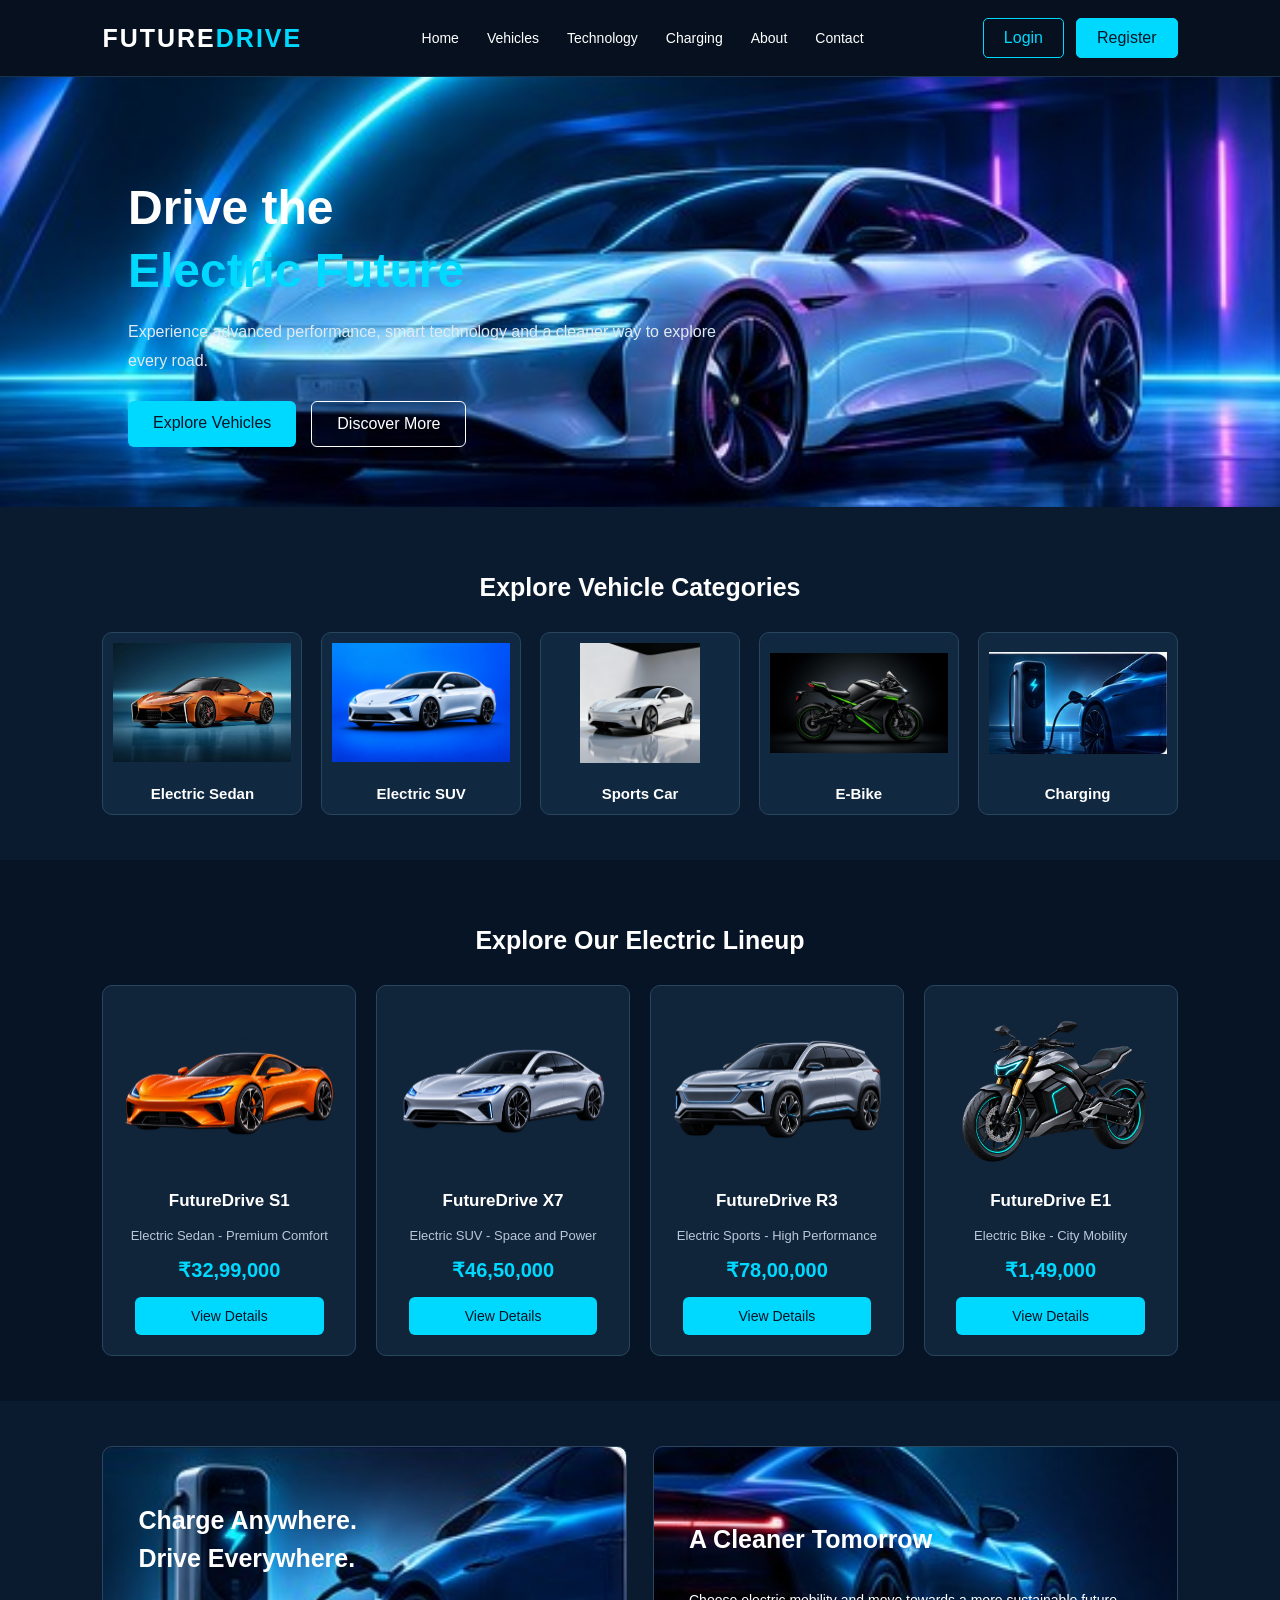
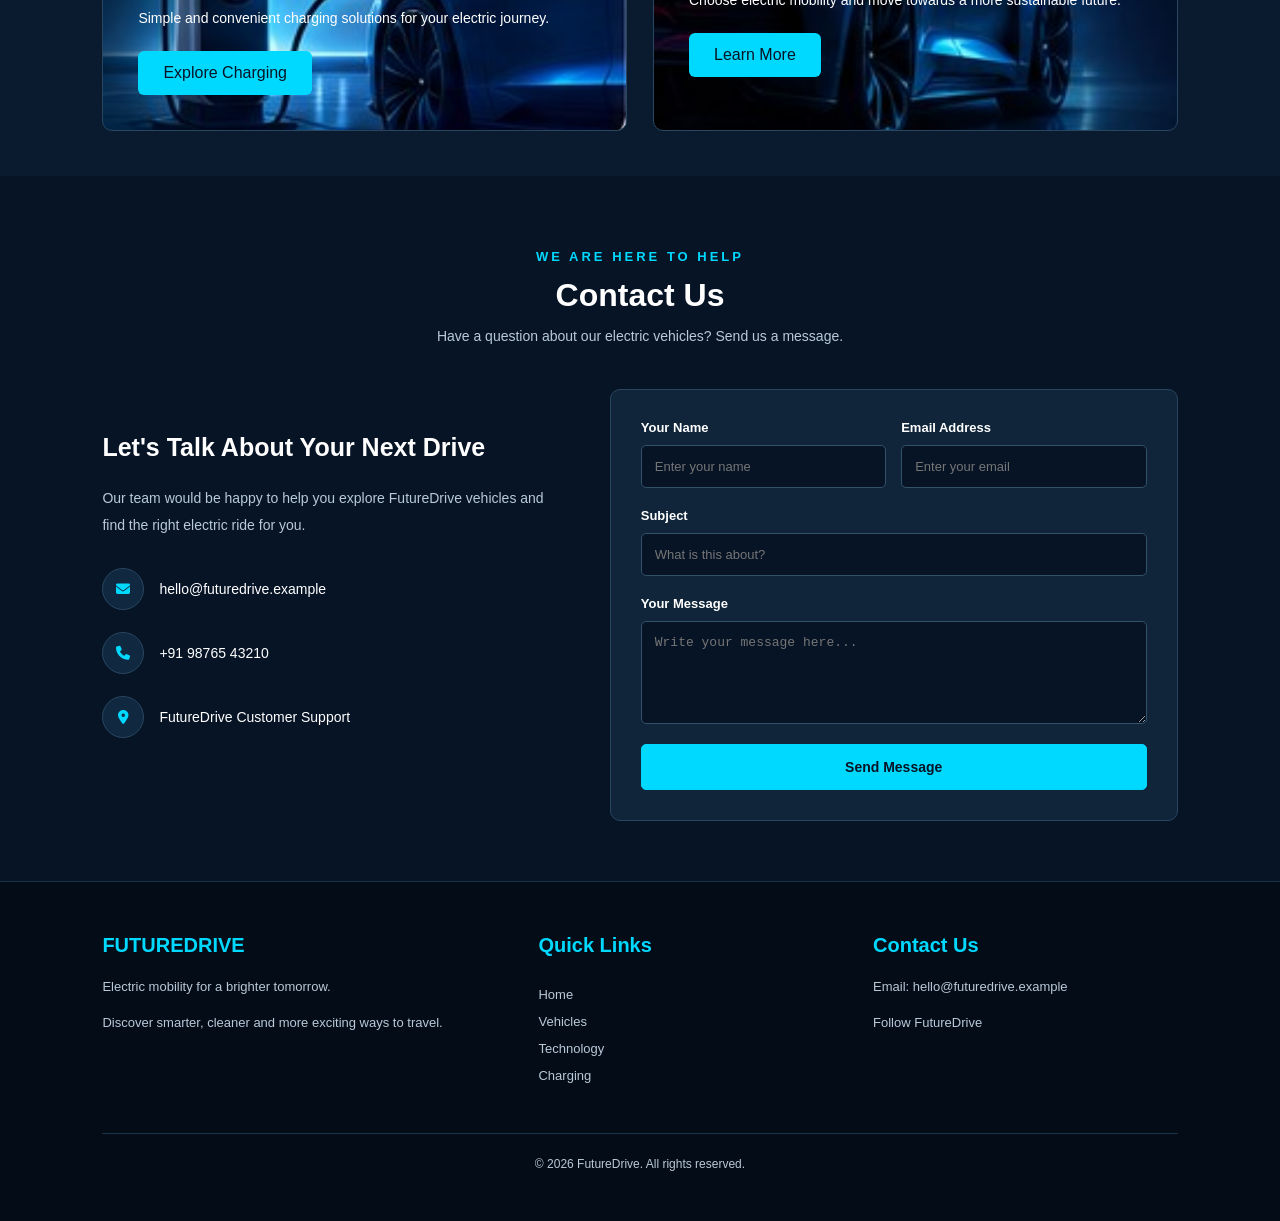
<file: index.html>
<!DOCTYPE html>
<html lang="en">
<head>
    <meta charset="UTF-8">
    <meta name="viewport" content="width=device-width, initial-scale=1.0">
    <title>FutureDrive - Electric Vehicles</title>
    <link rel="stylesheet" href="style.css">
    <link rel="stylesheet" href="https://cdnjs.cloudflare.com/ajax/libs/font-awesome/6.5.1/css/all.min.css">
</head>
<body>
<nav class="navbar">
    <a href="index.html" class="logo">FUTURE<span>DRIVE</span></a>

    <input type="checkbox" id="menu-toggle">
<label for="menu-toggle" class="menu-icon">
    <i class="fa-solid fa-bars"></i>
</label>

    <ul class="nav-links">
        <li><a href="index.html" class="anchor-link">Home</a></li>
        <li><a href="index.html#vehicles" class="anchor-link">Vehicles</a></li>
        <li><a href="index.html#technology" class="anchor-link">Technology</a></li>
        <li><a href="index.html#charging" class="anchor-link">Charging</a></li>
        <li><a href="index.html#about" class="anchor-link">About</a></li>
        <li><a href="#contact" class="anchor-link">Contact</a></li>
    </ul>

    <div class="nav-buttons">
        <a href="login.html" class="login-btn">Login</a>
        <a href="register.html" class="register-btn">Register</a>
    </div>
</nav>
<section class="hero">
    <div class="hero-content">
        <h1>Drive the<br><span>Electric Future</span></h1>
        <p>Experience advanced performance, smart technology and a cleaner way to explore every road.</p>
        <div class="hero-buttons">
            <a href="#vehicles" class="shop-btn">Explore Vehicles</a>
            <a href="#about" class="explore-btn">Discover More</a>
        </div>
    </div>
</section>

<section class="collections">
    <h2>Explore Vehicle Categories</h2>
    <div class="collection-container">
        <div class="collection-card"><img src="images/sport4.png" alt="Sedan"><h3>Electric Sedan</h3></div>
        <div class="collection-card"><img src="images/sport2.png" alt="SUV"><h3>Electric SUV</h3></div>
        <div class="collection-card"><img src="images/sport3.png" alt="Sports car"><h3>Sports Car</h3></div>
        <div class="collection-card"><img src="images/bikes.png" alt="Electric bike"><h3>E-Bike</h3></div>
        <div class="collection-card"><img src="images/charging.jpg" alt="Charging"><h3>Charging</h3></div>
    </div>
</section>

<section class="products" id="vehicles">
    <h2>Explore Our Electric Lineup</h2>
    <div class="product-container">
        <div class="product-card">
            <img src="images/car1.png" alt="FutureDrive S1">
            <h3>FutureDrive S1</h3>
            <p>Electric Sedan - Premium Comfort</p>
            <div class="product-price">₹32,99,000</div>
            <a href="car1.html" class="view-details">View Details</a>
        </div>
        <div class="product-card">
            <img src="images/car2.png" alt="FutureDrive X7">
            <h3>FutureDrive X7</h3>
            <p>Electric SUV - Space and Power</p>
            <div class="product-price">₹46,50,000</div>
            <a href="car2.html" class="view-details">View Details</a>
        </div>
        <div class="product-card">
            <img src="images/car3.png" alt="FutureDrive R3">
            <h3>FutureDrive R3</h3>
            <p>Electric Sports - High Performance</p>
            <div class="product-price">₹78,00,000</div>
            <a href="car3.html" class="view-details">View Details</a>
        </div>
        <div class="product-card">
            <img src="images/bikecard.png" alt="FutureDrive E1">
            <h3>FutureDrive E1</h3>
            <p>Electric Bike - City Mobility</p>
            <div class="product-price">₹1,49,000</div>
            <a href="car4.html" class="view-details">View Details</a>
        </div>
    </div>
</section>

<section class="promo-section" id="charging">
    <div class="promo-card charging-banner">
        <h2>Charge Anywhere.<br>Drive Everywhere.</h2>
        <p>Simple and convenient charging solutions for your electric journey.</p>
        <a href="#technology" class="shop-btn">Explore Charging</a>
    </div>
    <div class="promo-card green-banner">
        <h2>A Cleaner Tomorrow</h2>
        <p>Choose electric mobility and move towards a more sustainable future.</p>
        <a href="#about" class="shop-btn">Learn More</a>
    </div>
</section>

<section class="contact-section" id="contact-us">
    <div class="contact-heading">
        <p class="contact-tag">WE ARE HERE TO HELP</p>
        <h2>Contact Us</h2>
        <p>Have a question about our electric vehicles? Send us a message.</p>
    </div>

    <div class="contact-container">
        <div class="contact-info">
            <h3>Let's Talk About Your Next Drive</h3>
            <p>Our team would be happy to help you explore FutureDrive vehicles and find the right electric ride for you.</p>
            <div class="contact-info-item">
                <i class="fa-solid fa-envelope"></i>
                <span>hello@futuredrive.example</span>
            </div>
            <div class="contact-info-item">
                <i class="fa-solid fa-phone"></i>
                <span>+91 98765 43210</span>
            </div>
            <div class="contact-info-item">
                <i class="fa-solid fa-location-dot"></i>
                <span>FutureDrive Customer Support</span>
            </div>
        </div>

        <div class="contact-form-box">
            <form class="contact-form" action="#" method="get">
                <div class="contact-input-row">
                    <div>
                        <label for="contact-name">Your Name</label>
                        <input type="text" id="contact-name" name="name" placeholder="Enter your name" required>
                    </div>
                    <div>
                        <label for="contact-email">Email Address</label>
                        <input type="email" id="contact-email" name="email" placeholder="Enter your email" required>
                    </div>
                </div>
                <label for="contact-subject">Subject</label>
                <input type="text" id="contact-subject" name="subject" placeholder="What is this about?">
                <label for="contact-message">Your Message</label>
                <textarea id="contact-message" name="message" rows="5" placeholder="Write your message here..." required></textarea>
                <button type="submit">Send Message</button>
            </form>
        </div>
    </div>
</section>



<footer id="contact">
    <div class="footer-container">
        <div class="footer-contact">
            <h2>FUTUREDRIVE</h2>
            <p>Electric mobility for a brighter tomorrow.</p>
            <p>Discover smarter, cleaner and more exciting ways to travel.</p>
        </div>

        <div class="footer-links">
            <h2>Quick Links</h2>
            <a href="index.html">Home</a>
            <a href="index.html#vehicles">Vehicles</a>
            <a href="index.html#technology">Technology</a>
            <a href="index.html#charging">Charging</a>
        </div>

        <div class="footer-media">
            <h2>Contact Us</h2>
            <p>Email: hello@futuredrive.example</p>
            <p>Follow FutureDrive</p>
            
        </div>
    </div>
    <p class="footer-copy">© 2026 FutureDrive. All rights reserved.</p>
</footer>
</body>
</html>
</file>
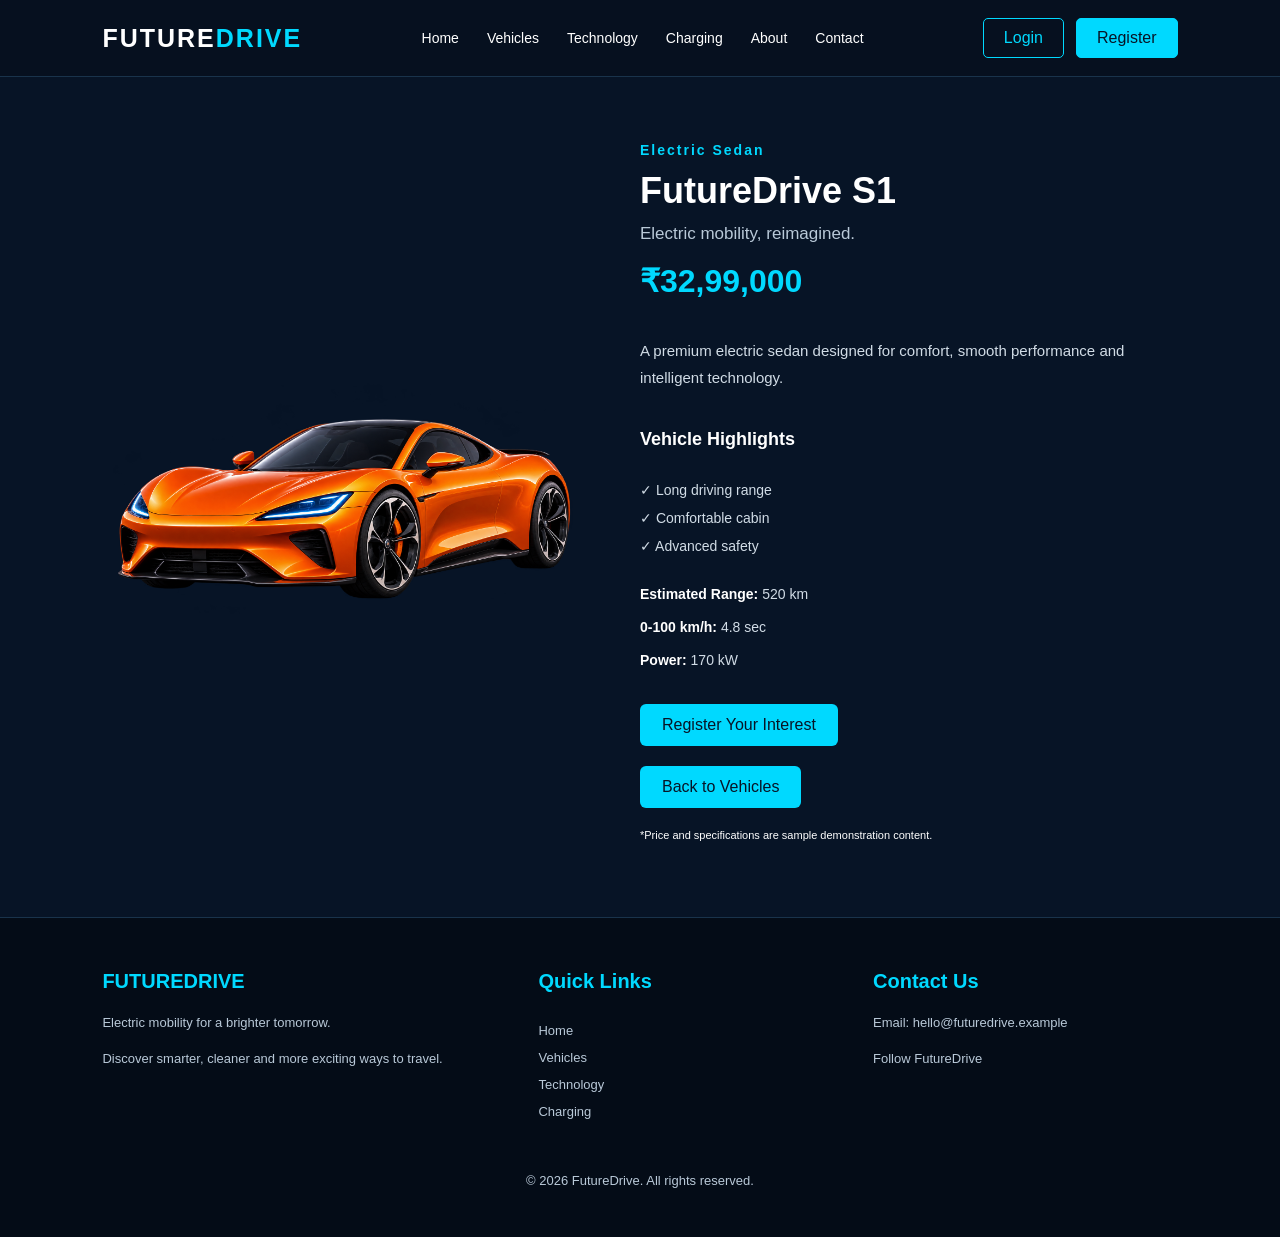
<file: car1.html>
<!DOCTYPE html>
<html lang="en">
<head>
    <meta charset="UTF-8">
    <meta name="viewport" content="width=device-width, initial-scale=1.0">
    <title>FutureDrive S1 - FutureDrive</title>
    <link rel="stylesheet" href="style.css">
    <link rel="stylesheet" href="https://cdnjs.cloudflare.com/ajax/libs/font-awesome/6.5.1/css/all.min.css">
</head>
<body>
<nav class="navbar">
    <a href="index.html" class="logo">FUTURE<span>DRIVE</span></a>

    <input type="checkbox" id="menu-toggle">
    <label for="menu-toggle" class="menu-icon">
        <i class="fa-solid fa-bars">☰</i>
    </label>

    <ul class="nav-links">
        <li><a href="index.html" class="anchor-link">Home</a></li>
        <li><a href="index.html#vehicles" class="anchor-link">Vehicles</a></li>
        <li><a href="index.html#technology" class="anchor-link">Technology</a></li>
        <li><a href="index.html#charging" class="anchor-link">Charging</a></li>
        <li><a href="index.html#about" class="anchor-link">About</a></li>
        <li><a href="index.html#contact" class="anchor-link">Contact</a></li>
    </ul>

    <div class="nav-buttons">
        <a href="login.html" class="login-btn">Login</a>
        <a href="register.html" class="register-btn">Register</a>
    </div>
</nav>
<section class="shoe-detail-page">
    <div class="shoe-detail-container">
        <div class="shoe-detail-image">
            <img src="images/car1.png" alt="FutureDrive S1">
        </div>
        <div class="shoe-detail-info">
            <div class="category">Electric Sedan</div>
            <h1>FutureDrive S1</h1>
            <p class="shoe-tagline">Electric mobility, reimagined.</p>
            <div class="shoe-price">
                <span class="offer-price">₹32,99,000</span>
            </div>
            <p class="shoe-description">A premium electric sedan designed for comfort, smooth performance and intelligent technology.</p>
            <h3>Vehicle Highlights</h3>
            <p class="shoe-features">✓ Long driving range<br>✓ Comfortable cabin<br>✓ Advanced safety</p>
            <div class="shoe-features">
                <p><strong>Estimated Range:</strong> 520 km</p>
                <p><strong>0-100 km/h:</strong> 4.8 sec</p>
                <p><strong>Power:</strong> 170 kW</p>
            </div>
            <a href="register.html" class="back-shopping">Register Your Interest</a>
            <a href="index.html#vehicles" class="back-shopping">Back to Vehicles</a>
            <p style="font-size:11px;">*Price and specifications are sample demonstration content.</p>
        </div>
    </div>
</section>
<footer id="contact">
    <div class="footer-container">
        <div class="footer-contact">
            <h2>FUTUREDRIVE</h2>
            <p>Electric mobility for a brighter tomorrow.</p>
            <p>Discover smarter, cleaner and more exciting ways to travel.</p>
        </div>
        <div class="footer-links">
            <h2>Quick Links</h2>
            <a href="index.html">Home</a>
            <a href="index.html#vehicles">Vehicles</a>
            <a href="index.html#technology">Technology</a>
            <a href="index.html#charging">Charging</a>
        </div>
        <div class="footer-media">
            <h2>Contact Us</h2>
            <p>Email: hello@futuredrive.example</p>
            <p>Follow FutureDrive</p>
         
        </div>
    </div>
    <p style="text-align:center; margin-top:25px;">© 2026 FutureDrive. All rights reserved.</p>
</footer>
</body>
</html>
</file>
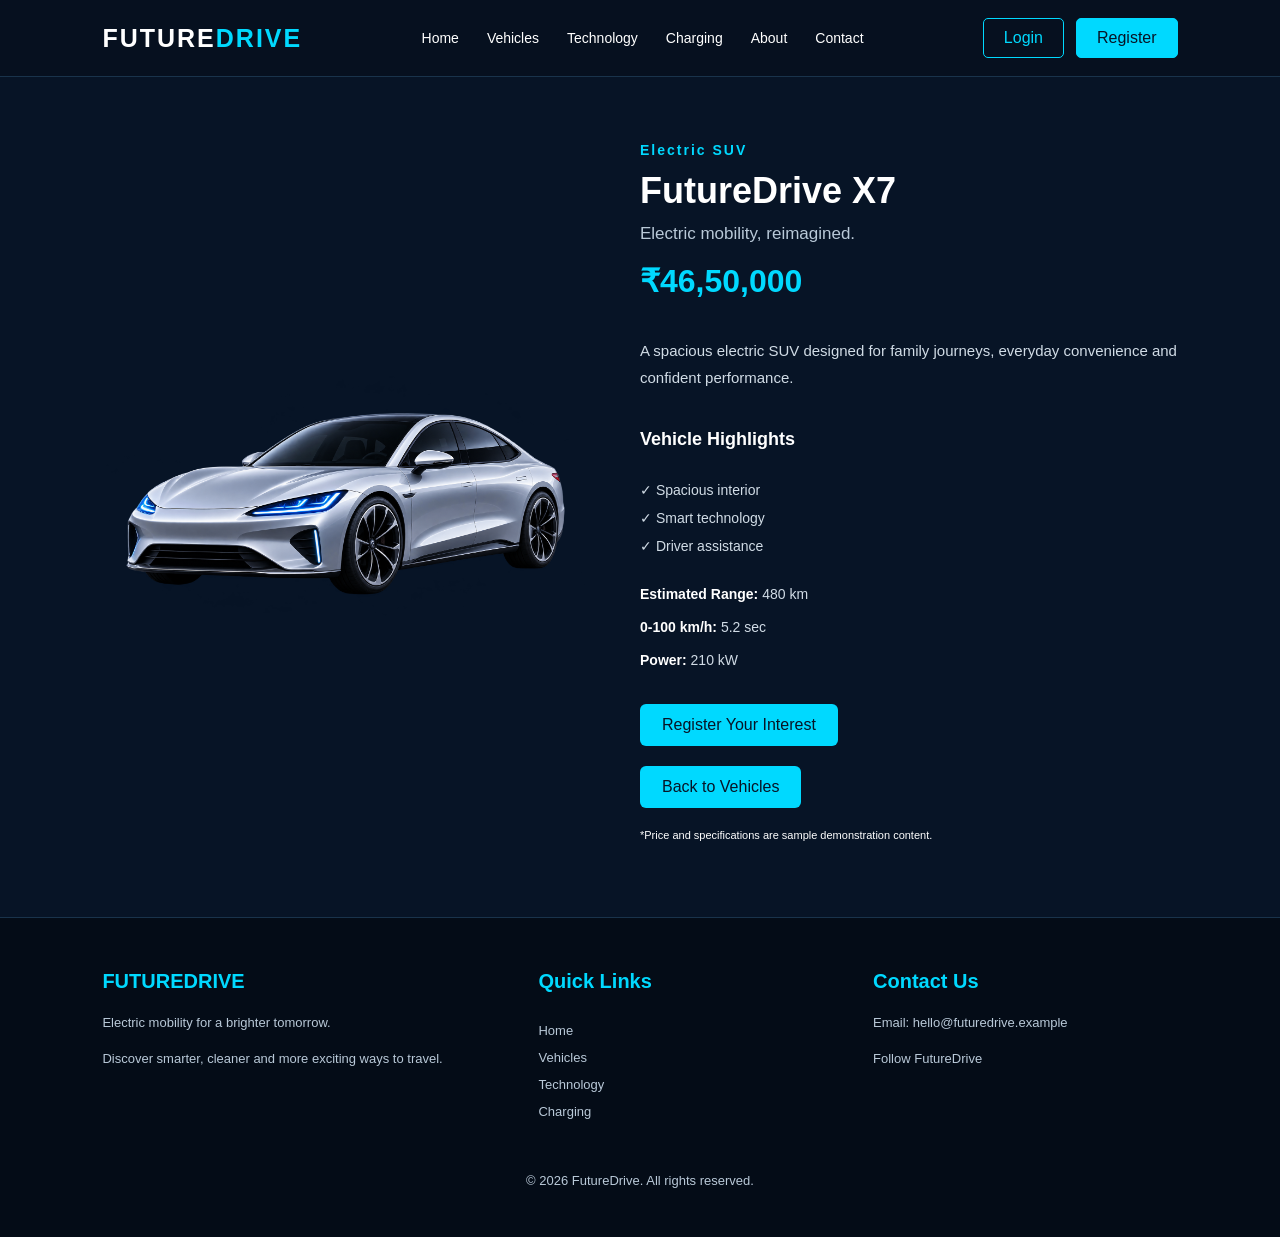
<file: car2.html>
<!DOCTYPE html>
<html lang="en">
<head>
    <meta charset="UTF-8">
    <meta name="viewport" content="width=device-width, initial-scale=1.0">
    <title>FutureDrive X7 - FutureDrive</title>
    <link rel="stylesheet" href="style.css">
    <link rel="stylesheet" href="https://cdnjs.cloudflare.com/ajax/libs/font-awesome/6.5.1/css/all.min.css">
</head>
<body>
<nav class="navbar">
    <a href="index.html" class="logo">FUTURE<span>DRIVE</span></a>

    <input type="checkbox" id="menu-toggle">
    <label for="menu-toggle" class="menu-icon">
        <i class="fa-solid fa-bars">☰</i>
    </label>

    <ul class="nav-links">
        <li><a href="index.html" class="anchor-link">Home</a></li>
        <li><a href="index.html#vehicles" class="anchor-link">Vehicles</a></li>
        <li><a href="index.html#technology" class="anchor-link">Technology</a></li>
        <li><a href="index.html#charging" class="anchor-link">Charging</a></li>
        <li><a href="index.html#about" class="anchor-link">About</a></li>
        <li><a href="index.html#contact" class="anchor-link">Contact</a></li>
    </ul>

    <div class="nav-buttons">
        <a href="login.html" class="login-btn">Login</a>
        <a href="register.html" class="register-btn">Register</a>
    </div>
</nav>
<section class="shoe-detail-page">
    <div class="shoe-detail-container">
        <div class="shoe-detail-image">
            <img src="images/car2.png" alt="FutureDrive X7">
        </div>
        <div class="shoe-detail-info">
            <div class="category">Electric SUV</div>
            <h1>FutureDrive X7</h1>
            <p class="shoe-tagline">Electric mobility, reimagined.</p>
            <div class="shoe-price">
                <span class="offer-price">₹46,50,000</span>
            </div>
            <p class="shoe-description">A spacious electric SUV designed for family journeys, everyday convenience and confident performance.</p>
            <h3>Vehicle Highlights</h3>
            <p class="shoe-features">✓ Spacious interior<br>✓ Smart technology<br>✓ Driver assistance</p>
            <div class="shoe-features">
                <p><strong>Estimated Range:</strong> 480 km</p>
                <p><strong>0-100 km/h:</strong> 5.2 sec</p>
                <p><strong>Power:</strong> 210 kW</p>
            </div>
            <a href="register.html" class="back-shopping">Register Your Interest</a>
            <a href="index.html#vehicles" class="back-shopping">Back to Vehicles</a>
            <p style="font-size:11px;">*Price and specifications are sample demonstration content.</p>
        </div>
    </div>
</section>
<footer id="contact">
    <div class="footer-container">
        <div class="footer-contact">
            <h2>FUTUREDRIVE</h2>
            <p>Electric mobility for a brighter tomorrow.</p>
            <p>Discover smarter, cleaner and more exciting ways to travel.</p>
        </div>
        <div class="footer-links">
            <h2>Quick Links</h2>
            <a href="index.html">Home</a>
            <a href="index.html#vehicles">Vehicles</a>
            <a href="index.html#technology">Technology</a>
            <a href="index.html#charging">Charging</a>
        </div>
        <div class="footer-media">
            <h2>Contact Us</h2>
            <p>Email: hello@futuredrive.example</p>
            <p>Follow FutureDrive</p>
          
        </div>
    </div>
    <p style="text-align:center; margin-top:25px;">© 2026 FutureDrive. All rights reserved.</p>
</footer>
</body>
</html>
</file>
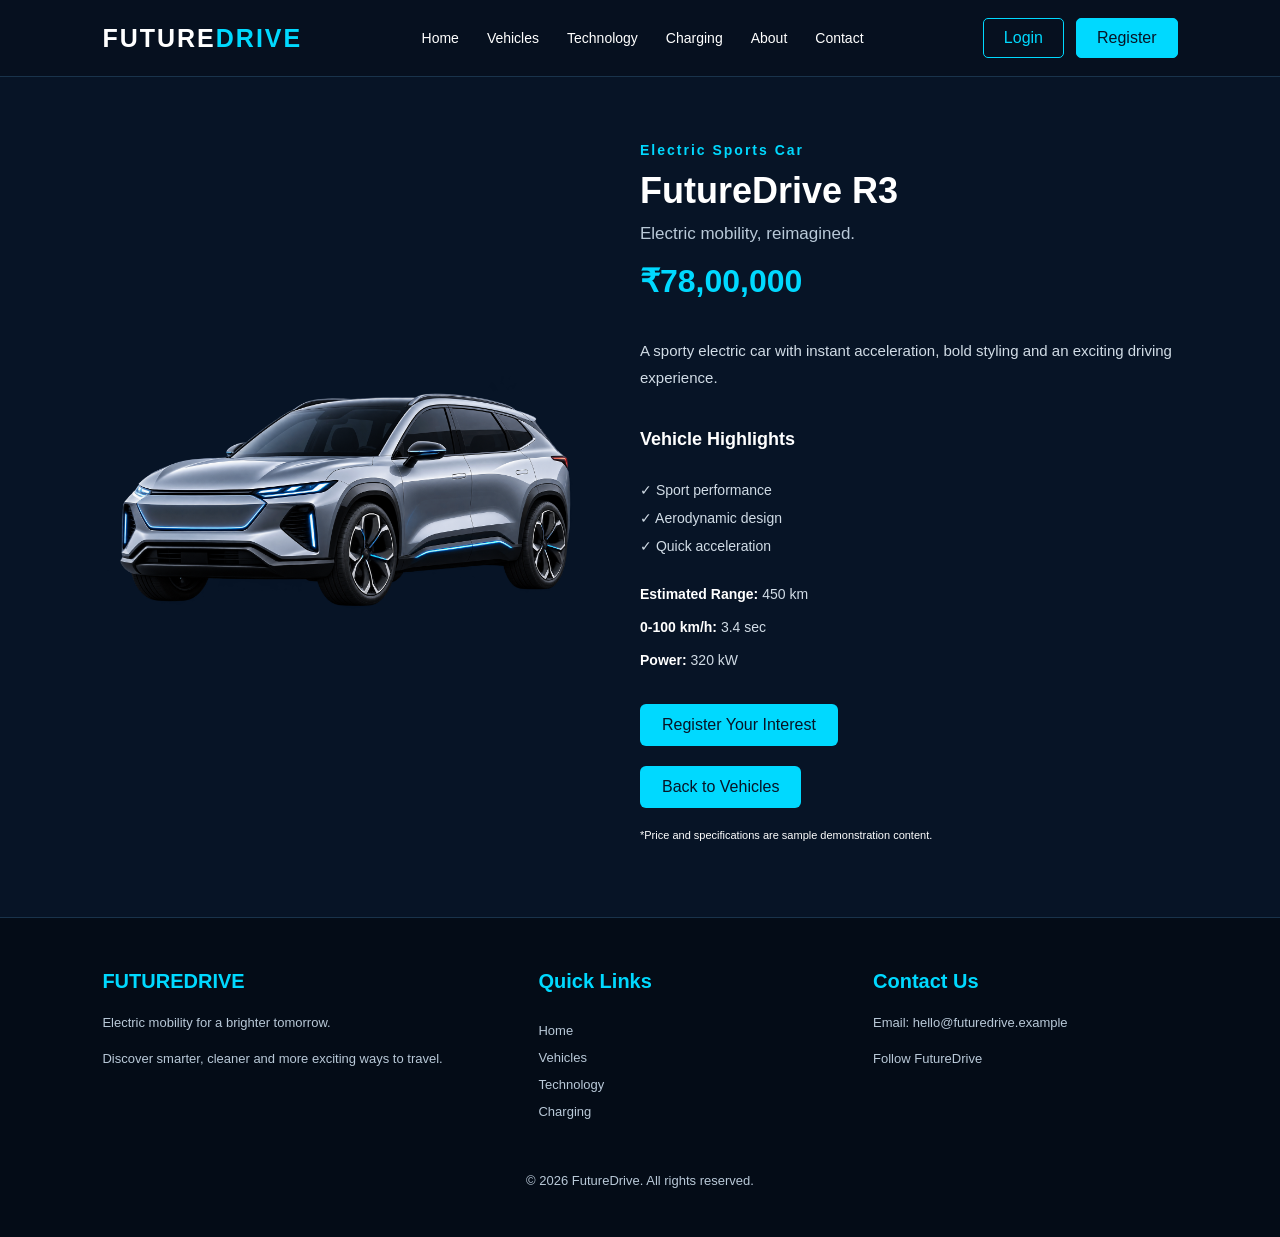
<file: car3.html>
<!DOCTYPE html>
<html lang="en">
<head>
    <meta charset="UTF-8">
    <meta name="viewport" content="width=device-width, initial-scale=1.0">
    <title>FutureDrive R3 - FutureDrive</title>
    <link rel="stylesheet" href="style.css">
    <link rel="stylesheet" href="https://cdnjs.cloudflare.com/ajax/libs/font-awesome/6.5.1/css/all.min.css">
</head>
<body>
<nav class="navbar">
    <a href="index.html" class="logo">FUTURE<span>DRIVE</span></a>

    <input type="checkbox" id="menu-toggle">
    <label for="menu-toggle" class="menu-icon">
        <i class="fa-solid fa-bars">☰</i>
    </label>

    <ul class="nav-links">
        <li><a href="index.html" class="anchor-link">Home</a></li>
        <li><a href="index.html#vehicles" class="anchor-link">Vehicles</a></li>
        <li><a href="index.html#technology" class="anchor-link">Technology</a></li>
        <li><a href="index.html#charging" class="anchor-link">Charging</a></li>
        <li><a href="index.html#about" class="anchor-link">About</a></li>
        <li><a href="index.html#contact" class="anchor-link">Contact</a></li>
    </ul>

    <div class="nav-buttons">
        <a href="login.html" class="login-btn">Login</a>
        <a href="register.html" class="register-btn">Register</a>
    </div>
</nav>
<section class="shoe-detail-page">
    <div class="shoe-detail-container">
        <div class="shoe-detail-image">
            <img src="images/car3.png" alt="FutureDrive R3">
        </div>
        <div class="shoe-detail-info">
            <div class="category">Electric Sports Car</div>
            <h1>FutureDrive R3</h1>
            <p class="shoe-tagline">Electric mobility, reimagined.</p>
            <div class="shoe-price">
                <span class="offer-price">₹78,00,000</span>
            </div>
            <p class="shoe-description">A sporty electric car with instant acceleration, bold styling and an exciting driving experience.</p>
            <h3>Vehicle Highlights</h3>
            <p class="shoe-features">✓ Sport performance<br>✓ Aerodynamic design<br>✓ Quick acceleration</p>
            <div class="shoe-features">
                <p><strong>Estimated Range:</strong> 450 km</p>
                <p><strong>0-100 km/h:</strong> 3.4 sec</p>
                <p><strong>Power:</strong> 320 kW</p>
            </div>
            <a href="register.html" class="back-shopping">Register Your Interest</a>
            <a href="index.html#vehicles" class="back-shopping">Back to Vehicles</a>
            <p style="font-size:11px;">*Price and specifications are sample demonstration content.</p>
        </div>
    </div>
</section>
<footer id="contact">
    <div class="footer-container">
        <div class="footer-contact">
            <h2>FUTUREDRIVE</h2>
            <p>Electric mobility for a brighter tomorrow.</p>
            <p>Discover smarter, cleaner and more exciting ways to travel.</p>
        </div>
        <div class="footer-links">
            <h2>Quick Links</h2>
            <a href="index.html">Home</a>
            <a href="index.html#vehicles">Vehicles</a>
            <a href="index.html#technology">Technology</a>
            <a href="index.html#charging">Charging</a>
        </div>
        <div class="footer-media">
            <h2>Contact Us</h2>
            <p>Email: hello@futuredrive.example</p>
            <p>Follow FutureDrive</p>
           
        </div>
    </div>
    <p style="text-align:center; margin-top:25px;">© 2026 FutureDrive. All rights reserved.</p>
</footer>
</body>
</html>
</file>
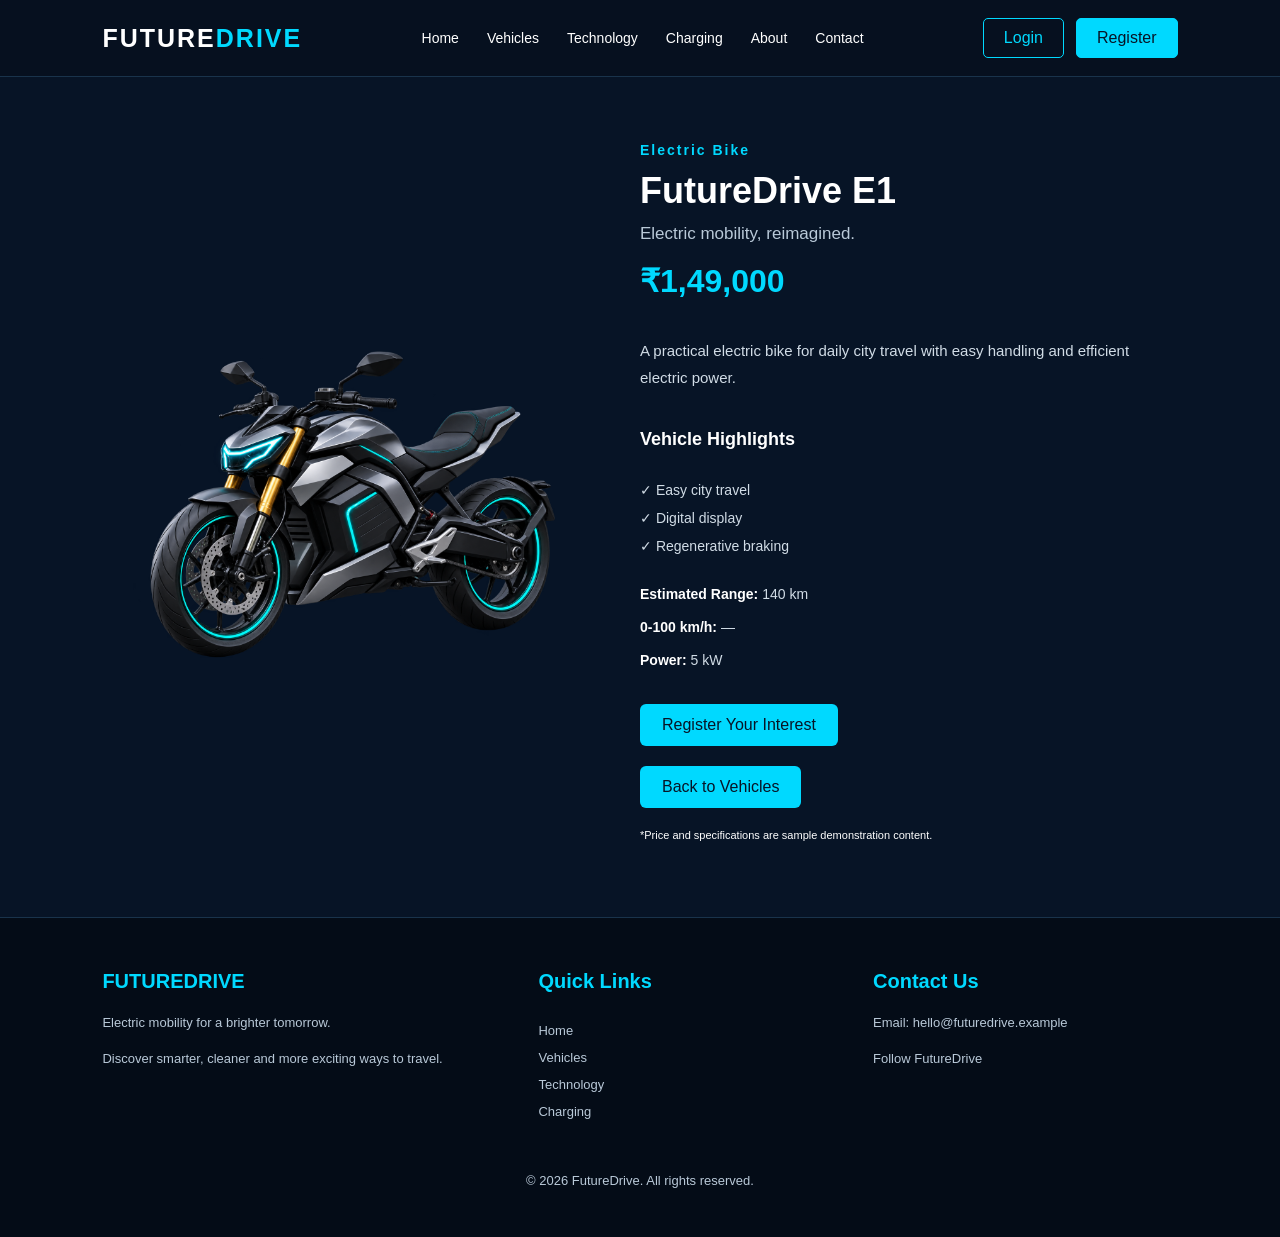
<file: car4.html>
<!DOCTYPE html>
<html lang="en">
<head>
    <meta charset="UTF-8">
    <meta name="viewport" content="width=device-width, initial-scale=1.0">
    <title>FutureDrive E1 - FutureDrive</title>
    <link rel="stylesheet" href="style.css">
    <link rel="stylesheet" href="https://cdnjs.cloudflare.com/ajax/libs/font-awesome/6.5.1/css/all.min.css">
</head>
<body>
<nav class="navbar">
    <a href="index.html" class="logo">FUTURE<span>DRIVE</span></a>

    <input type="checkbox" id="menu-toggle">
    <label for="menu-toggle" class="menu-icon">
        <i class="fa-solid fa-bars">☰</i>
    </label>

    <ul class="nav-links">
        <li><a href="index.html" class="anchor-link">Home</a></li>
        <li><a href="index.html#vehicles" class="anchor-link">Vehicles</a></li>
        <li><a href="index.html#technology" class="anchor-link">Technology</a></li>
        <li><a href="index.html#charging" class="anchor-link">Charging</a></li>
        <li><a href="index.html#about" class="anchor-link">About</a></li>
        <li><a href="index.html#contact" class="anchor-link">Contact</a></li>
    </ul>

    <div class="nav-buttons">
        <a href="login.html" class="login-btn">Login</a>
        <a href="register.html" class="register-btn">Register</a>
    </div>
</nav>
<section class="shoe-detail-page">
    <div class="shoe-detail-container">
        <div class="shoe-detail-image">
            <img src="images/bikecard.png" alt="FutureDrive E1">
        </div>
        <div class="shoe-detail-info">
            <div class="category">Electric Bike</div>
            <h1>FutureDrive E1</h1>
            <p class="shoe-tagline">Electric mobility, reimagined.</p>
            <div class="shoe-price">
                <span class="offer-price">₹1,49,000</span>
            </div>
            <p class="shoe-description">A practical electric bike for daily city travel with easy handling and efficient electric power.</p>
            <h3>Vehicle Highlights</h3>
            <p class="shoe-features">✓ Easy city travel<br>✓ Digital display<br>✓ Regenerative braking</p>
            <div class="shoe-features">
                <p><strong>Estimated Range:</strong> 140 km</p>
                <p><strong>0-100 km/h:</strong> —</p>
                <p><strong>Power:</strong> 5 kW</p>
            </div>
            <a href="register.html" class="back-shopping">Register Your Interest</a>
            <a href="index.html#vehicles" class="back-shopping">Back to Vehicles</a>
            <p style="font-size:11px;">*Price and specifications are sample demonstration content.</p>
        </div>
    </div>
</section>
<footer id="contact">
    <div class="footer-container">
        <div class="footer-contact">
            <h2>FUTUREDRIVE</h2>
            <p>Electric mobility for a brighter tomorrow.</p>
            <p>Discover smarter, cleaner and more exciting ways to travel.</p>
        </div>
        <div class="footer-links">
            <h2>Quick Links</h2>
            <a href="index.html">Home</a>
            <a href="index.html#vehicles">Vehicles</a>
            <a href="index.html#technology">Technology</a>
            <a href="index.html#charging">Charging</a>
        </div>
        <div class="footer-media">
            <h2>Contact Us</h2>
            <p>Email: hello@futuredrive.example</p>
            <p>Follow FutureDrive</p>
          
        </div>
    </div>
    <p style="text-align:center; margin-top:25px;">© 2026 FutureDrive. All rights reserved.</p>
</footer>
</body>
</html>
</file>
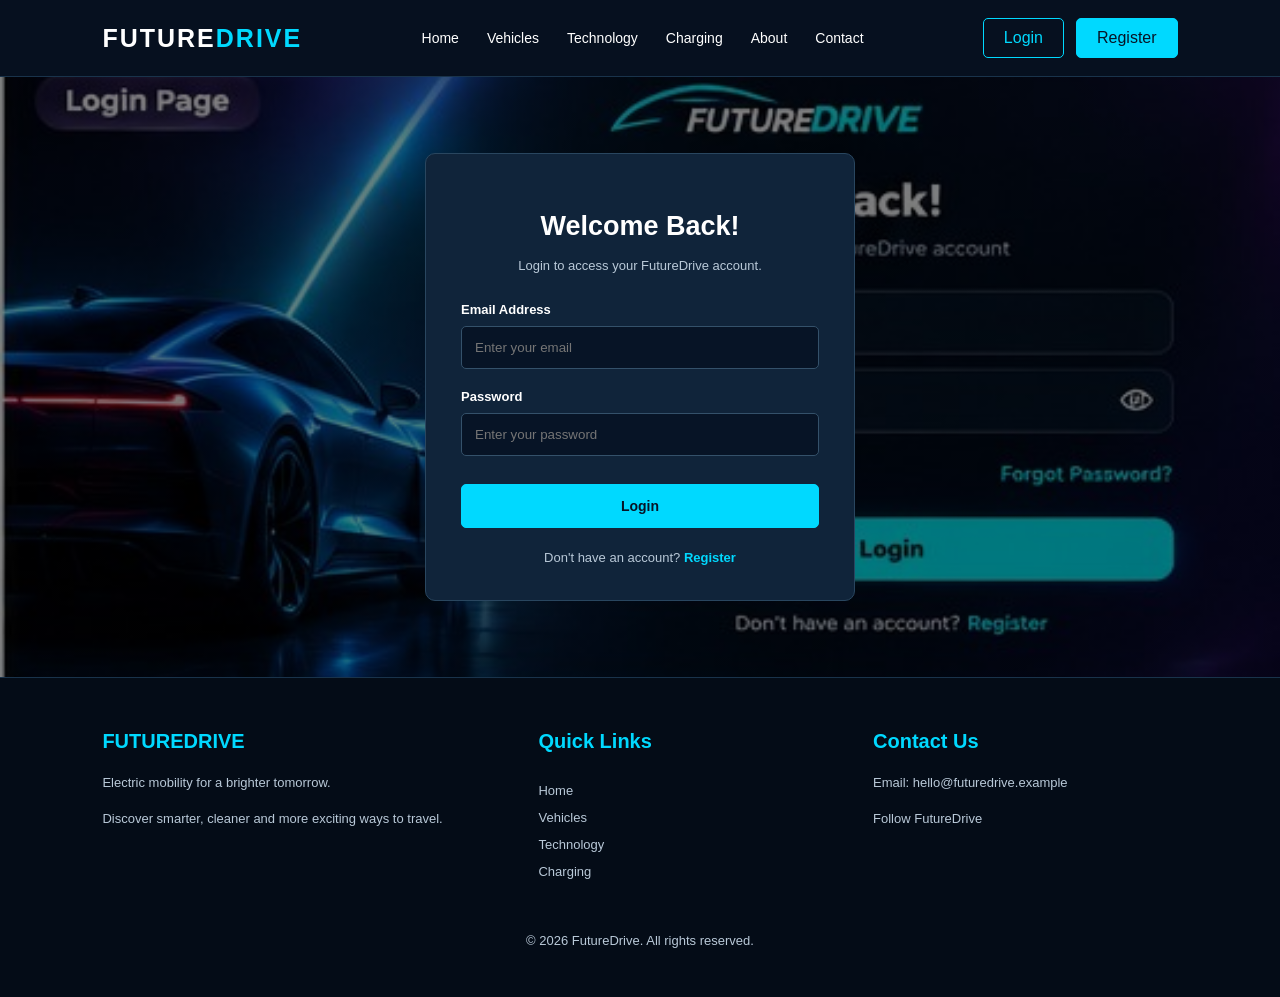
<file: login.html>
<!DOCTYPE html>
<html lang="en">
<head>
    <meta charset="UTF-8">
    <meta name="viewport" content="width=device-width, initial-scale=1.0">
    <title>Login - FutureDrive</title>
    <link rel="stylesheet" href="style.css">
    <link rel="stylesheet" href="https://cdnjs.cloudflare.com/ajax/libs/font-awesome/6.5.1/css/all.min.css">
</head>
<body>
<nav class="navbar">
    <a href="index.html" class="logo">FUTURE<span>DRIVE</span></a>

    <input type="checkbox" id="menu-toggle">
    <label for="menu-toggle" class="menu-icon">
        <i class="fa-solid fa-bars">☰</i>
    </label>

    <ul class="nav-links">
        <li><a href="index.html" class="anchor-link">Home</a></li>
        <li><a href="index.html#vehicles" class="anchor-link">Vehicles</a></li>
        <li><a href="index.html#technology" class="anchor-link">Technology</a></li>
        <li><a href="index.html#charging" class="anchor-link">Charging</a></li>
        <li><a href="index.html#about" class="anchor-link">About</a></li>
        <li><a href="index.html#contact" class="anchor-link">Contact</a></li>
    </ul>

    <div class="nav-buttons">
        <a href="login.html" class="login-btn">Login</a>
        <a href="register.html" class="register-btn">Register</a>
    </div>
</nav>
<section class="login-page">
    <div class="login-box">
        <h1>Welcome Back!</h1>
        <p>Login to access your FutureDrive account.</p>
        <form>
            <label for="email">Email Address</label>
            <input type="email" id="email" placeholder="Enter your email" required>
            <label for="password">Password</label>
            <input type="password" id="password" placeholder="Enter your password" required>
            <button type="submit">Login</button>
        </form>
        <div class="form-link">Don't have an account? <a href="register.html">Register</a></div>
    </div>
</section>
<footer id="contact">
    <div class="footer-container">
        <div class="footer-contact">
            <h2>FUTUREDRIVE</h2>
            <p>Electric mobility for a brighter tomorrow.</p>
            <p>Discover smarter, cleaner and more exciting ways to travel.</p>
        </div>
        <div class="footer-links">
            <h2>Quick Links</h2>
            <a href="index.html">Home</a>
            <a href="index.html#vehicles">Vehicles</a>
            <a href="index.html#technology">Technology</a>
            <a href="index.html#charging">Charging</a>
        </div>
        <div class="footer-media">
            <h2>Contact Us</h2>
            <p>Email: hello@futuredrive.example</p>
            <p>Follow FutureDrive</p>
            
        </div>
    </div>
    <p style="text-align:center; margin-top:25px;">© 2026 FutureDrive. All rights reserved.</p>
</footer>
</body>
</html>
</file>
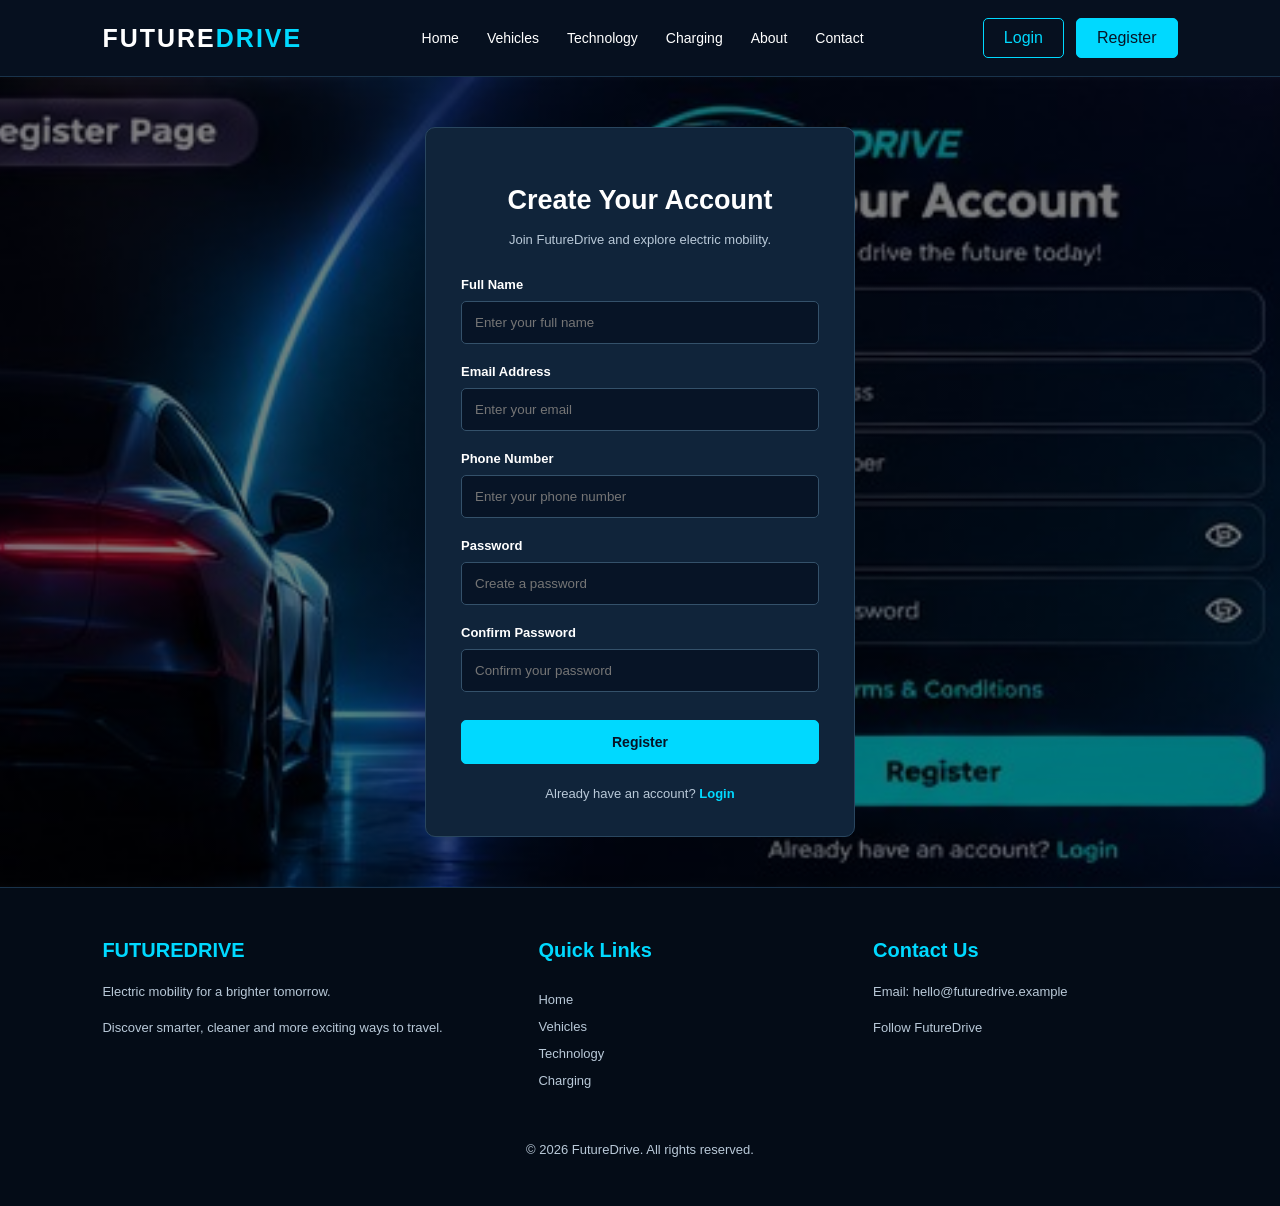
<file: register.html>
<!DOCTYPE html>
<html lang="en">
<head>
    <meta charset="UTF-8">
    <meta name="viewport" content="width=device-width, initial-scale=1.0">
    <title>Register - FutureDrive</title>
    <link rel="stylesheet" href="style.css">
    <link rel="stylesheet" href="https://cdnjs.cloudflare.com/ajax/libs/font-awesome/6.5.1/css/all.min.css">
</head>
<body>
<nav class="navbar">
    <a href="index.html" class="logo">FUTURE<span>DRIVE</span></a>

    <input type="checkbox" id="menu-toggle">
    <label for="menu-toggle" class="menu-icon">
        <i class="fa-solid fa-bars">☰</i>
    </label>

    <ul class="nav-links">
        <li><a href="index.html" class="anchor-link">Home</a></li>
        <li><a href="index.html#vehicles" class="anchor-link">Vehicles</a></li>
        <li><a href="index.html#technology" class="anchor-link">Technology</a></li>
        <li><a href="index.html#charging" class="anchor-link">Charging</a></li>
        <li><a href="index.html#about" class="anchor-link">About</a></li>
        <li><a href="index.html#contact" class="anchor-link">Contact</a></li>
    </ul>

    <div class="nav-buttons">
        <a href="login.html" class="login-btn">Login</a>
        <a href="register.html" class="register-btn">Register</a>
    </div>
</nav>
<section class="register-page">
    <div class="login-box">
        <h1>Create Your Account</h1>
        <p>Join FutureDrive and explore electric mobility.</p>
        <form>
            <label for="name">Full Name</label>
            <input type="text" id="name" placeholder="Enter your full name" required>
            <label for="email">Email Address</label>
            <input type="email" id="email" placeholder="Enter your email" required>
            <label for="phone">Phone Number</label>
            <input type="tel" id="phone" placeholder="Enter your phone number">
            <label for="password">Password</label>
            <input type="password" id="password" placeholder="Create a password" required>
            <label for="confirm">Confirm Password</label>
            <input type="password" id="confirm" placeholder="Confirm your password" required>
            <button type="submit">Register</button>
        </form>
        <div class="form-link">Already have an account? <a href="login.html">Login</a></div>
    </div>
</section>
<footer id="contact">
    <div class="footer-container">
        <div class="footer-contact">
            <h2>FUTUREDRIVE</h2>
            <p>Electric mobility for a brighter tomorrow.</p>
            <p>Discover smarter, cleaner and more exciting ways to travel.</p>
        </div>
        <div class="footer-links">
            <h2>Quick Links</h2>
            <a href="index.html">Home</a>
            <a href="index.html#vehicles">Vehicles</a>
            <a href="index.html#technology">Technology</a>
            <a href="index.html#charging">Charging</a>
        </div>
        <div class="footer-media">
            <h2>Contact Us</h2>
            <p>Email: hello@futuredrive.example</p>
            <p>Follow FutureDrive</p>
           
        </div>
    </div>
    <p style="text-align:center; margin-top:25px;">© 2026 FutureDrive. All rights reserved.</p>
</footer>
</body>
</html>
</file>
<file: style.css>
/* =========================================
   FUTUREDRIVE - COMPLETE STYLE.CSS
   DESKTOP + MOBILE
========================================= */

* {
    box-sizing: border-box;
}

html {
    scroll-behavior: smooth;
    scroll-padding-top: 90px;
}

body {
    margin: 0;
    padding: 0;
    font-family: Arial, sans-serif;
    background-color: #071426;
    color: white;
    min-height: 100vh;
    display: flex;
    flex-direction: column;
    overflow-x: hidden;
}

a {
    text-decoration: none;
}

img {
    max-width: 100%;
    display: block;
}


/* =====================================
   NAVBAR
===================================== */

.navbar {
    display: flex;
    align-items: center;
    justify-content: space-between;
    padding: 18px 8%;
    background-color: #06101F;
    color: white;
    border-bottom: 1px solid #19334B;
    position: sticky;
    top: 0;
    z-index: 1000;
}

.logo {
    color: white;
    font-size: 25px;
    font-weight: bold;
    letter-spacing: 2px;
}

.logo span {
    color: #00D9FF;
}

.nav-links {
    display: flex;
    align-items: center;
    gap: 28px;
    list-style-type: none;
    margin: 0;
    padding: 0;
}

.anchor-link {
    color: white;
    font-size: 14px;
    transition: 0.3s;
}

.anchor-link:hover {
    color: #00D9FF;
    text-decoration: underline;
}

.nav-buttons {
    display: flex;
    align-items: center;
    gap: 12px;
}

.login-btn {
    padding: 10px 20px;
    border: 1px solid #00D9FF;
    border-radius: 5px;
    color: #00D9FF;
    transition: 0.3s;
}

.login-btn:hover {
    background-color: #00D9FF;
    border-color: #00D9FF;
    color: #071426;
    transform: translateY(-3px);
}

.register-btn {
    padding: 10px 20px;
    background-color: #00D9FF;
    border: 1px solid #00D9FF;
    border-radius: 5px;
    color: #071426;
    transition: 0.3s;
}

.register-btn:hover {
    background-color: transparent;
    color: #00D9FF;
   
    transform: translateY(-3px);
}

.login-box,
.register-box {
    border: 2px solid #00D9FF;
    border-radius: 15px;
    transition: 0.3s ease;
}

.login-box:hover,
.register-box:hover {
    border: 2px solid #00D9FF;
}



.login-page {
    background-image:
        linear-gradient(rgba(0, 0, 0, 0.5), rgba(0, 0, 0, 0.5)),
        url("images/login-bg.jpg");

    background-size: cover;
    background-position: center;
    background-repeat: no-repeat;

}

.register-page {
    background-image:
        linear-gradient(rgba(0, 0, 0, 0.5), rgba(0, 0, 0, 0.5)),
        url("images/register-bg.jpg");

    background-size: cover;
    background-position: center;
    background-repeat: no-repeat;
}

#menu-toggle {
    display: none;
}

.menu-icon {
    display: none;
}


/* =====================================
   HERO SECTION
===================================== */

.hero {
    min-height: 430px;
    display: flex;
    align-items: center;
    padding: 40px 10%;
    background-image: url("images/hero-ev.jpg");
    background-size: cover;
    background-position: center;
    background-repeat: no-repeat;
}

.hero-content {
    max-width: 600px;
    
}

.hero-content h1 {
    font-size: 48px;
    line-height: 1.3;
    margin-bottom: 15px;
}

.hero-content h1 span {
    color: #00D9FF;
}

.hero-content p {
    font-size: 16px;
    line-height: 1.8;
    margin-bottom: 25px;
    color: #E0EAF2;
}

.hero-buttons {
    display: flex;
    gap: 15px;
}

.shop-btn {
    display: inline-block;
    padding: 13px 25px;
    background-color: #00D9FF;
    color: #071426;
    border-radius: 6px;
    transition: 0.3s;
}

.shop-btn:hover {
    background-color: #00AFCF;
    transform: translateY(-5px) scale(1.04);
}

.explore-btn {
    display: inline-block;
    padding: 13px 25px;
    border: 1px solid white;
    color: white;
    border-radius: 6px;
    transition: 0.3s;
}

.explore-btn:hover {
    background-color: white;
    color: #071426;
    transform: translateY(-5px);
}


/* =====================================
   COLLECTIONS
===================================== */

.collections {
    padding: 45px 8%;
    background-color: #0A1B30;
}

.collections h2 {
    text-align: center;
    margin-bottom: 30px;
    font-size: 25px;
}

.collection-container {
    display: flex;
    justify-content: space-between;
    flex-wrap: wrap;
    gap: 18px;
}

.collection-card {
    background-color: #102840;
    width: calc(20% - 15px);
    border: 1px solid #29465F;
    border-radius: 10px;
    text-align: center;
    overflow: hidden;
    transition: 0.4s;
}

.collection-card img {
    width: 100%;
    height: 140px;
    object-fit: contain;
    padding: 10px;
    transition: 0.5s;
}

.collection-card h3 {
    margin: 12px;
    font-size: 15px;
}

.collection-card:hover {
    transform: translateY(-8px) scale(1.03);
    border-color: #00D9FF;
}

.collection-card:hover img {
    transform: scale(1.12);
}


/* =====================================
   PRODUCTS
===================================== */

.products {
    padding: 45px 8%;
    background-color: #071426;
}

.products h2 {
    text-align: center;
    font-size: 25px;
    margin-bottom: 30px;
}

.product-container {
    display: flex;
    justify-content: space-between;
    flex-wrap: wrap;
    gap: 20px;
}

.product-card {
    background-color: #10243A;
    width: calc(25% - 15px);
    border: 1px solid #29465F;
    border-radius: 10px;
    text-align: center;
    padding: 15px;
    overflow: hidden;
    transition: 0.4s;
    animation: zoomIn 0.8s ease;
}

.product-card img {
    width: 100%;
    height: 175px;
    object-fit: contain;
    transition: 0.5s;
}

.product-card h3 {
    font-size: 17px;
    margin-top: 15px;
}

.product-card p {
    font-size: 13px;
    color: #B9C9D8;
    margin: 8px;
}

.product-price {
    color: #00D9FF;
    font-size: 20px;
    font-weight: bold;
    margin: 15px 0;
}

.product-card:hover {
    transform: translateY(-10px);
    border-color: #00D9FF;
}

.product-card:hover img {
    transform: scale(1.12);
}

.view-details {
    display: block;
    width: 85%;
    margin: 12px auto 5px;
    padding: 11px 20px;
    background-color: #00D9FF;
    color: #071426;
    border-radius: 6px;
    font-size: 14px;
    transition: 0.3s;
}

.view-details:hover {
    background-color: #00AFCF;
    transform: scale(1.05);
}


/* =====================================
   PROMO SECTION
===================================== */

.promo-section {
    display: flex;
    justify-content: space-between;
    gap: 25px;
    padding: 45px 8%;
    background-color: #0A1B30;
}

.promo-card {
    width: calc(50% - 13px);
    min-height: 280px;
    padding: 35px;
    border: 1px solid #29465F;
    border-radius: 10px;

    display: flex;
    flex-direction: column;
    align-items: flex-start;
    justify-content: center;

    background-size: cover;
    background-position: center;
    background-repeat: no-repeat;

    transition: 0.4s;
}

/* CHARGING BACKGROUND IMAGE */

.charging-banner {
    background-image: url("images/charging.jpg");
}

/* GREEN DRIVE BACKGROUND IMAGE */

.green-banner {
    background-image: url("images/detail-suv.jpg");
}

.promo-card h2 {
    font-size: 25px;
    line-height: 1.5;
    margin-bottom: 15px;
}

.promo-card p {
    font-size: 14px;
    line-height: 1.8;
    color: white;
    margin-bottom: 20px;
}

.promo-card:hover {
    transform: translateY(-8px);
    border-color: #00D9FF;
}


/* =====================================
   CONTACT SECTION
===================================== */

.contact-section {
    padding: 60px 8%;
    background-color: #071426;
}

.contact-heading {
    text-align: center;
    margin-bottom: 45px;
}

.contact-tag {
    color: #00D9FF;
    font-size: 13px;
    font-weight: bold;
    letter-spacing: 3px;
}

.contact-heading h2 {
    font-size: 32px;
    margin: 12px 0;
}

.contact-heading > p:last-child {
    color: #B9C9D8;
    font-size: 14px;
}

.contact-container {
    display: flex;
    justify-content: space-between;
    gap: 45px;
    align-items: flex-start;
}

.contact-info {
    width: 43%;
    padding-top: 15px;
}

.contact-info h3 {
    font-size: 25px;
    line-height: 1.5;
    margin-bottom: 18px;
}

.contact-info > p {
    color: #B9C9D8;
    font-size: 14px;
    line-height: 1.9;
    margin-bottom: 30px;
}

.contact-info-item {
    display: flex;
    align-items: center;
    gap: 15px;
    margin-bottom: 22px;
    font-size: 14px;
}

.contact-info-item i {
    width: 42px;
    height: 42px;
    display: flex;
    align-items: center;
    justify-content: center;
    color: #00D9FF;
    background-color: #102840;
    border: 1px solid #29465F;
    border-radius: 50%;
    transition: 0.3s;
    flex-shrink: 0;
}

.contact-info-item:hover i {
    transform: scale(1.15);
}

.contact-form-box {
    width: calc(57% - 45px);
    background-color: #10243A;
    padding: 30px;
    border: 1px solid #29465F;
    border-radius: 10px;
}

.contact-form {
    display: flex;
    flex-direction: column;
}

.contact-input-row {
    display: flex;
    gap: 15px;
}

.contact-input-row > div {
    width: 50%;
}

.contact-form label {
    display: block;
    font-size: 13px;
    margin-bottom: 10px;
    font-weight: bold;
}

.contact-form input,
.contact-form textarea {
    width: 100%;
    padding: 13px;
    background-color: #071426;
    color: white;
    border: 1px solid #34516A;
    border-radius: 5px;
    outline: none;
    margin-bottom: 20px;
    font-size: 13px;
}

.contact-form input:focus,
.contact-form textarea:focus {
    border-color: #00D9FF;
}

.contact-form textarea {
    resize: vertical;
}

.contact-form button {
    padding: 14px;
    background-color: #00D9FF;
    color: #071426;
    border: 1px solid #00D9FF;
    border-radius: 5px;
    font-size: 14px;
    font-weight: bold;
    cursor: pointer;
    transition: 0.3s;
}

.contact-form button:hover {
    background-color: transparent;
    color: #00D9FF;
    transform: translateY(-4px);
}


/* =====================================
   FOOTER
===================================== */

footer {
    background-color: #040C17;
    color: white;
    padding: 35px 8%;
    border-top: 1px solid #19334B;
}

.footer-container {
    display: flex;
    justify-content: space-between;
    gap: 30px;
    padding-bottom: 25px;
}

.footer-contact {
    width: 40%;
}

.footer-links,
.footer-media {
    width: 30%;
}

footer h2 {
    margin-bottom: 18px;
    color: #00D9FF;
    font-size: 20px;
}

footer p {
    font-size: 13px;
    line-height: 1.8;
    color: #B9C9D8;
    margin-bottom: 10px;
}

.footer-links {
    display: flex;
    flex-direction: column;
    gap: 12px;
}

.footer-links a {
    color: #B9C9D8;
    font-size: 13px;
    transition: 0.3s;
}

.footer-links a:hover {
    color: #00D9FF;
    transform: translateX(5px);
}

.footer-copy {
    text-align: center;
    margin-top: 25px;
    padding-top: 20px;
    border-top: 1px solid #19334B;
    font-size: 12px;
}


/* =====================================
   LOGIN AND REGISTER
===================================== */

.login-page,
.register-page {
    flex: 1;
    min-height: 600px;
    display: flex;
    align-items: center;
    justify-content: center;
    padding: 50px 20px;
    background-color: #071426;
}

.login-box {
    width: 430px;
    padding: 35px;
    background-color: #10243A;
    border: 1px solid #29465F;
    border-radius: 10px;
    animation: slideUp 0.8s ease;
}

.login-box h1 {
    text-align: center;
    font-size: 27px;
    margin-bottom: 12px;
}

.login-box > p {
    text-align: center;
    font-size: 13px;
    line-height: 1.7;
    color: #B9C9D8;
    margin-bottom: 25px;
}

.login-box form {
    display: flex;
    flex-direction: column;
}

.login-box label {
    font-size: 13px;
    font-weight: bold;
    margin-bottom: 9px;
}

.login-box input {
    width: 100%;
    padding: 13px;
    margin-bottom: 20px;
    background-color: #071426;
    color: white;
    border: 1px solid #34516A;
    border-radius: 5px;
    outline: none;
}

.login-box input:focus {
    border-color: #00D9FF;
}

.login-box button {
    padding: 13px;
    margin-top: 8px;
    background-color: #00D9FF;
    color: #071426;
    border: 1px solid #00D9FF;
    border-radius: 5px;
    font-size: 14px;
    font-weight: bold;
    cursor: pointer;
    transition: 0.3s;
}

.login-box button:hover {
    background-color: transparent;
    color: #00D9FF;
    transform: translateY(-4px);
}

.form-link {
    text-align: center;
    margin-top: 22px;
    font-size: 13px;
    color: #B9C9D8;
}

.form-link a {
    color: #00D9FF;
    font-weight: bold;
}

.form-link a:hover {
    text-decoration: underline;
}


/* =====================================
   VEHICLE DETAIL PAGES
===================================== */

.shoe-detail-page {
    width: 100%;
    flex: 1;
    min-height: 600px;
    padding: 45px 8%;
    display: flex;
    align-items: center;
    background-color: #071426;
}

.shoe-detail-container {
    width: 100%;
    display: flex;
    flex-direction: row;
    align-items: center;
    justify-content: space-between;
    gap: 5%;
}

.shoe-detail-image {
    width: 45%;
    flex-shrink: 0;
    overflow: hidden;
}

.shoe-detail-image img {
    display: block;
    width: 100%;
    height: 430px;
    object-fit: contain;
    object-position: center;
    transition: 0.5s;
}

.shoe-detail-image:hover img {
    transform: scale(1.10);
}

.shoe-detail-info {
    width: 50%;
    background-color: transparent;
    color: white;
    padding: 20px 0;
    display: flex;
    flex-direction: column;
    justify-content: center;
    animation: slideUp 0.8s ease;
}

.shoe-detail-info .category {
    color: #00D9FF;
    font-size: 14px;
    font-weight: bold;
    letter-spacing: 2px;
    margin-bottom: 12px;
}

.shoe-detail-info h1 {
    color: white;
    font-size: 36px;
    margin: 0 0 12px;
}

.shoe-tagline {
    color: #B9C9D8;
    font-size: 17px;
    margin: 0 0 18px;
}

.shoe-price {
    display: flex;
    align-items: center;
    flex-wrap: wrap;
    gap: 18px;
    margin: 0 0 22px;
}

.offer-price {
    color: #00D9FF;
    font-size: 32px;
    font-weight: bold;
}

.shoe-description {
    color: #D1DCE6;
    font-size: 15px;
    line-height: 1.8;
    margin-bottom: 20px;
}

.shoe-detail-info h3 {
    font-size: 18px;
    margin-bottom: 12px;
}

.shoe-features {
    color: #D1DCE6;
    font-size: 14px;
    line-height: 2;
    margin-bottom: 15px;
}

.shoe-features p {
    margin: 5px 0;
}

.shoe-features strong {
    color: white;
}

.back-shopping {
    display: inline-block;
    width: fit-content;
    margin: 10px 10px 10px 0;
    padding: 12px 22px;
    background-color: #00D9FF;
    color: #071426;
    border-radius: 6px;
    transition: 0.3s;
}

.back-shopping:hover {
    background-color: #00AFCF;
    transform: translateY(-5px) scale(1.04);
}




/* =====================================
   ANIMATIONS
===================================== */

@keyframes slideUp {

    from {
        opacity: 0;
        transform: translateY(30px);
    }

    to {
        opacity: 1;
        transform: translateY(0);
    }

}

@keyframes zoomIn {

    from {
        opacity: 0;
        transform: scale(0.9);
    }

    to {
        opacity: 1;
        transform: scale(1);
    }

}


/* =====================================
   MOBILE VIEW
===================================== */

@media (max-width: 546px) {

    body {
        overflow-x: hidden;
    }

    /* NAVBAR */

    .navbar {
        flex-direction: row;
        flex-wrap: wrap;
        padding: 15px 20px;
    }

    .logo {
        font-size: 20px;
    }

    .menu-icon {
        display: block;
        font-size: 25px;
        cursor: pointer;
        color: #00D9FF;
    }

    .nav-links {
        display: none;
        flex-direction: column;
        align-items: center;
        width: 100%;
        gap: 0;
        padding-top: 15px;
    }

    #menu-toggle:checked ~ .nav-links {
        display: flex;
    }

    .nav-links li {
        width: 100%;
        text-align: center;
    }

    .nav-links a {
        display: block;
        padding: 10px 0;
    }

    .nav-buttons {
        display: none;
        width: 100%;
        justify-content: center;
        padding: 15px 0 5px;
    }

    #menu-toggle:checked ~ .nav-links + .nav-buttons {
        display: flex;
    }


    /* HERO */

    .hero {
        min-height: 300px;
        padding: 30px 20px;
        background-position: center;
    }

    .hero-content h1 {
        font-size: 32px;
    }

    .hero-content p {
        font-size: 14px;
        line-height: 1.7;
    }

    .hero-buttons {
        flex-wrap: wrap;
        gap: 12px;
    }

    .shop-btn,
    .explore-btn {
        padding: 11px 17px;
        font-size: 13px;
    }


    /* COLLECTIONS */

    .collections {
        padding: 30px 20px;
    }

    .collections h2,
    .products h2 {
        font-size: 21px;
        margin-bottom: 20px;
    }

    .collection-container {
        flex-direction: column;
        align-items: center;
        gap: 18px;
    }

    .collection-card {
        width: 100%;
        max-width: 350px;
    }

    .collection-card img {
        height: 180px;
    }


    /* PRODUCTS */

    .products {
        padding: 20px;
    }

    .product-container {
        flex-direction: column;
        align-items: center;
        gap: 20px;
    }

    .product-card {
        width: 100%;
        max-width: 350px;
    }

    .product-card img {
        height: 200px;
    }


    /* PROMO SECTION */

    .promo-section {
        flex-direction: column;
        padding: 30px 20px;
        gap: 20px;
    }

    .promo-card {
        width: 100%;
        min-height: 240px;
        padding: 25px;
    }

    .promo-card h2 {
        font-size: 21px;
    }

    .promo-card p {
        font-size: 13px;
    }


    /* CONTACT SECTION */

    .contact-section {
        padding: 35px 20px;
    }

    .contact-heading {
        margin-bottom: 30px;
    }

    .contact-heading h2 {
        font-size: 26px;
    }

    .contact-heading > p:last-child {
        font-size: 13px;
        line-height: 1.7;
    }

    .contact-container {
        flex-direction: column;
        gap: 25px;
    }

    .contact-info,
    .contact-form-box {
        width: 100%;
    }

    .contact-info h3 {
        font-size: 21px;
    }

    .contact-info > p {
        font-size: 13px;
    }

    .contact-info-item {
        font-size: 12px;
        gap: 10px;
    }

    .contact-form-box {
        padding: 20px;
    }

    .contact-input-row {
        flex-direction: column;
        gap: 0;
    }

    .contact-input-row > div {
        width: 100%;
    }


    /* VEHICLE DETAIL PAGE */

    .shoe-detail-page {
        padding: 25px 20px;
        min-height: auto;
    }

    .shoe-detail-container {
        flex-direction: column;
        gap: 25px;
    }

    .shoe-detail-image {
        width: 100%;
    }

    .shoe-detail-image img {
        width: 100%;
        height: 300px;
        object-fit: contain;
    }

    .shoe-detail-info {
        width: 100%;
        padding: 20px 0;
    }

    .shoe-detail-info h1 {
        font-size: 27px;
    }

    .shoe-tagline {
        font-size: 15px;
    }

    .shoe-description {
        font-size: 14px;
    }

    .shoe-price {
        gap: 12px;
    }

    .offer-price {
        font-size: 27px;
    }

    .shoe-features {
        font-size: 13px;
    }

    .back-shopping {
        padding: 11px 15px;
        font-size: 12px;
    }


    /* LOGIN AND REGISTER */

    .login-page,
    .register-page {
        min-height: 500px;
        padding: 30px 20px;
    }

    .login-box {
        width: 100%;
        max-width: 400px;
        padding: 25px 20px;
    }

    .login-box h1 {
        font-size: 23px;
    }

    .login-box > p {
        font-size: 12px;
    }


    /* FOOTER */

    footer {
        padding: 25px 20px;
    }

    .footer-container {
        flex-direction: column;
        gap: 25px;
    }

    .footer-links,
    .footer-contact,
    .footer-media {
        width: 100%;
    }

    .footer-copy {
        font-size: 11px;
        line-height: 1.8;
    }

}
</file>
